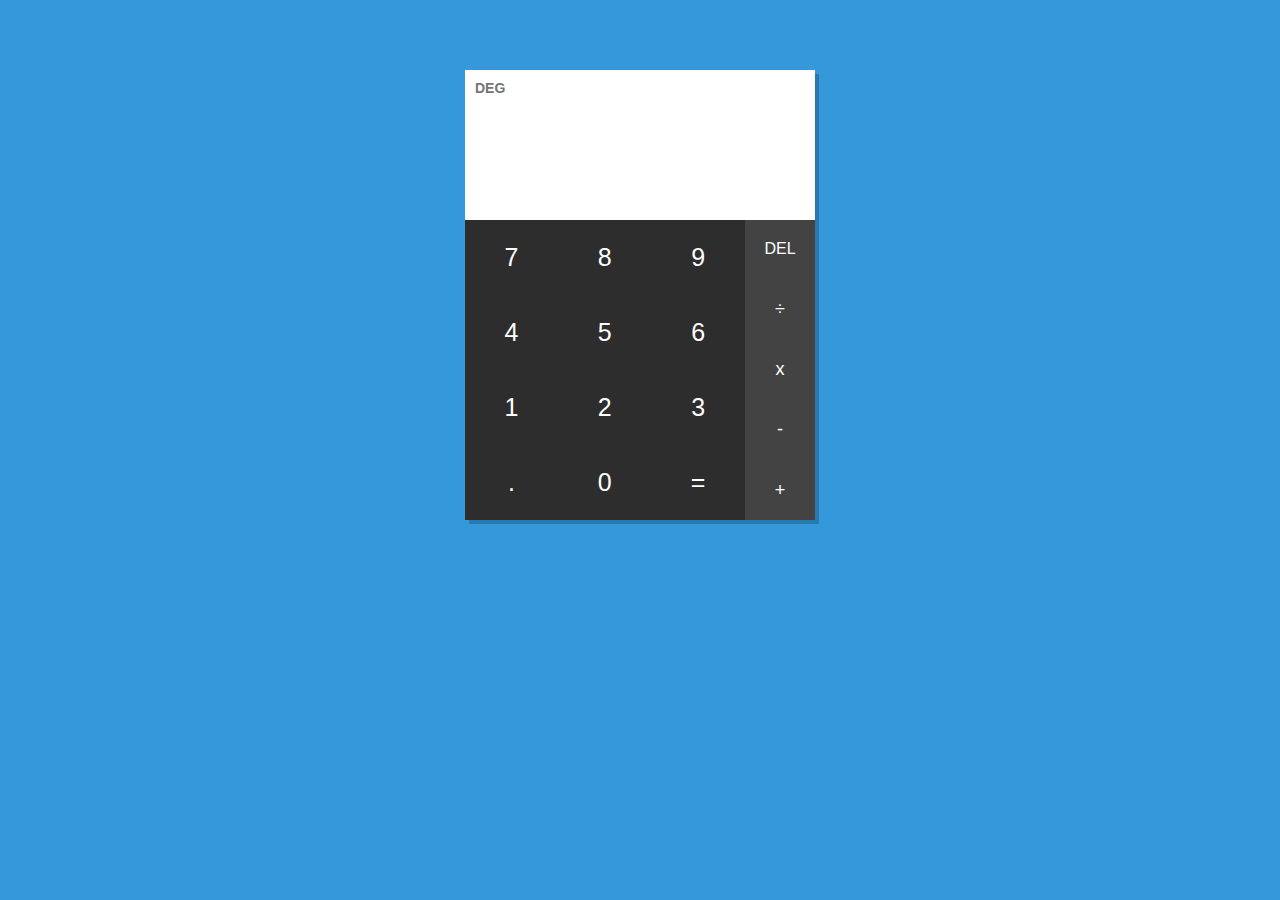
<file: Calculator/index.html>
<!DOCTYPE html>
<html lang="en">
<head>
  <meta charset="UTF-8">
  <meta name="viewport" content="width=device-width, initial-scale=1.0">
  <meta http-equiv="X-UA-Compatible" content="ie=edge">
  <title>JavaScript Calculator</title>
  <link rel="stylesheet" href="style.css">
</head>
<body>

  <main class="calculator">

    <div class="top">

      <span class="unit">deg</span>
      <section class="screen">
        <div class="input"></div>
        <div class="result"></div>
      </section>

    </div>

    <div class="bottom">

      <section class="keys">

        <div class="column">
          <span data-key="7">7</span>
          <span data-key="4">4</span>
          <span data-key="1">1</span>
          <span data-key=".">.</span>
        </div>

        <div class="column">
          <span data-key="8">8</span>
          <span data-key="5">5</span>
          <span data-key="2">2</span>
          <span data-key="0">0</span>
        </div>

        <div class="column">
          <span data-key="9">9</span>
          <span data-key="6">6</span>
          <span data-key="3">3</span>
          <span class="equals-to" data-key="=">=</span>
        </div>
      </section>

      <section class="operators">
        <span class="delete">del</span>
        <span data-key="÷">÷</span>
        <span data-key="x">x</span>
        <span data-key="-">-</span>
        <span data-key="+">+</span>
      </section>

    </div>

  </main>

  <script src="main.js"></script>
</body>
</html>
</file>
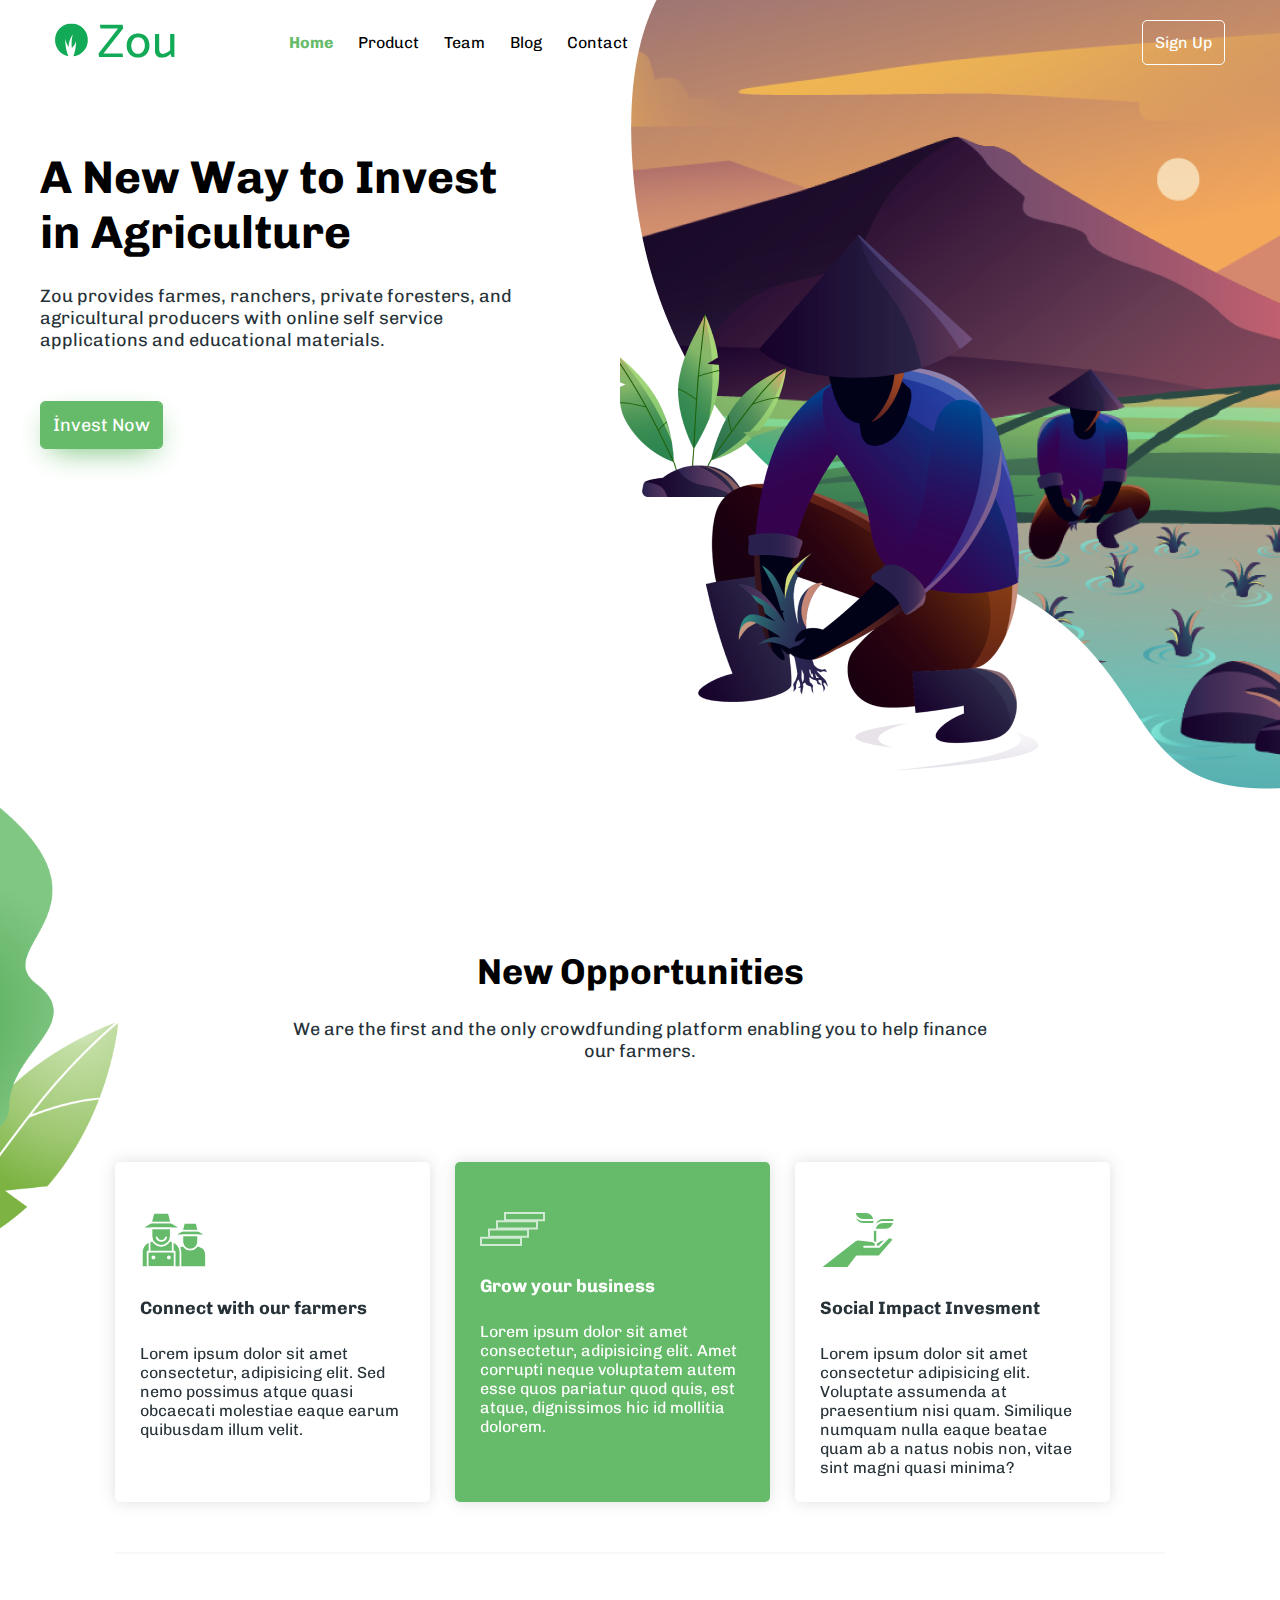
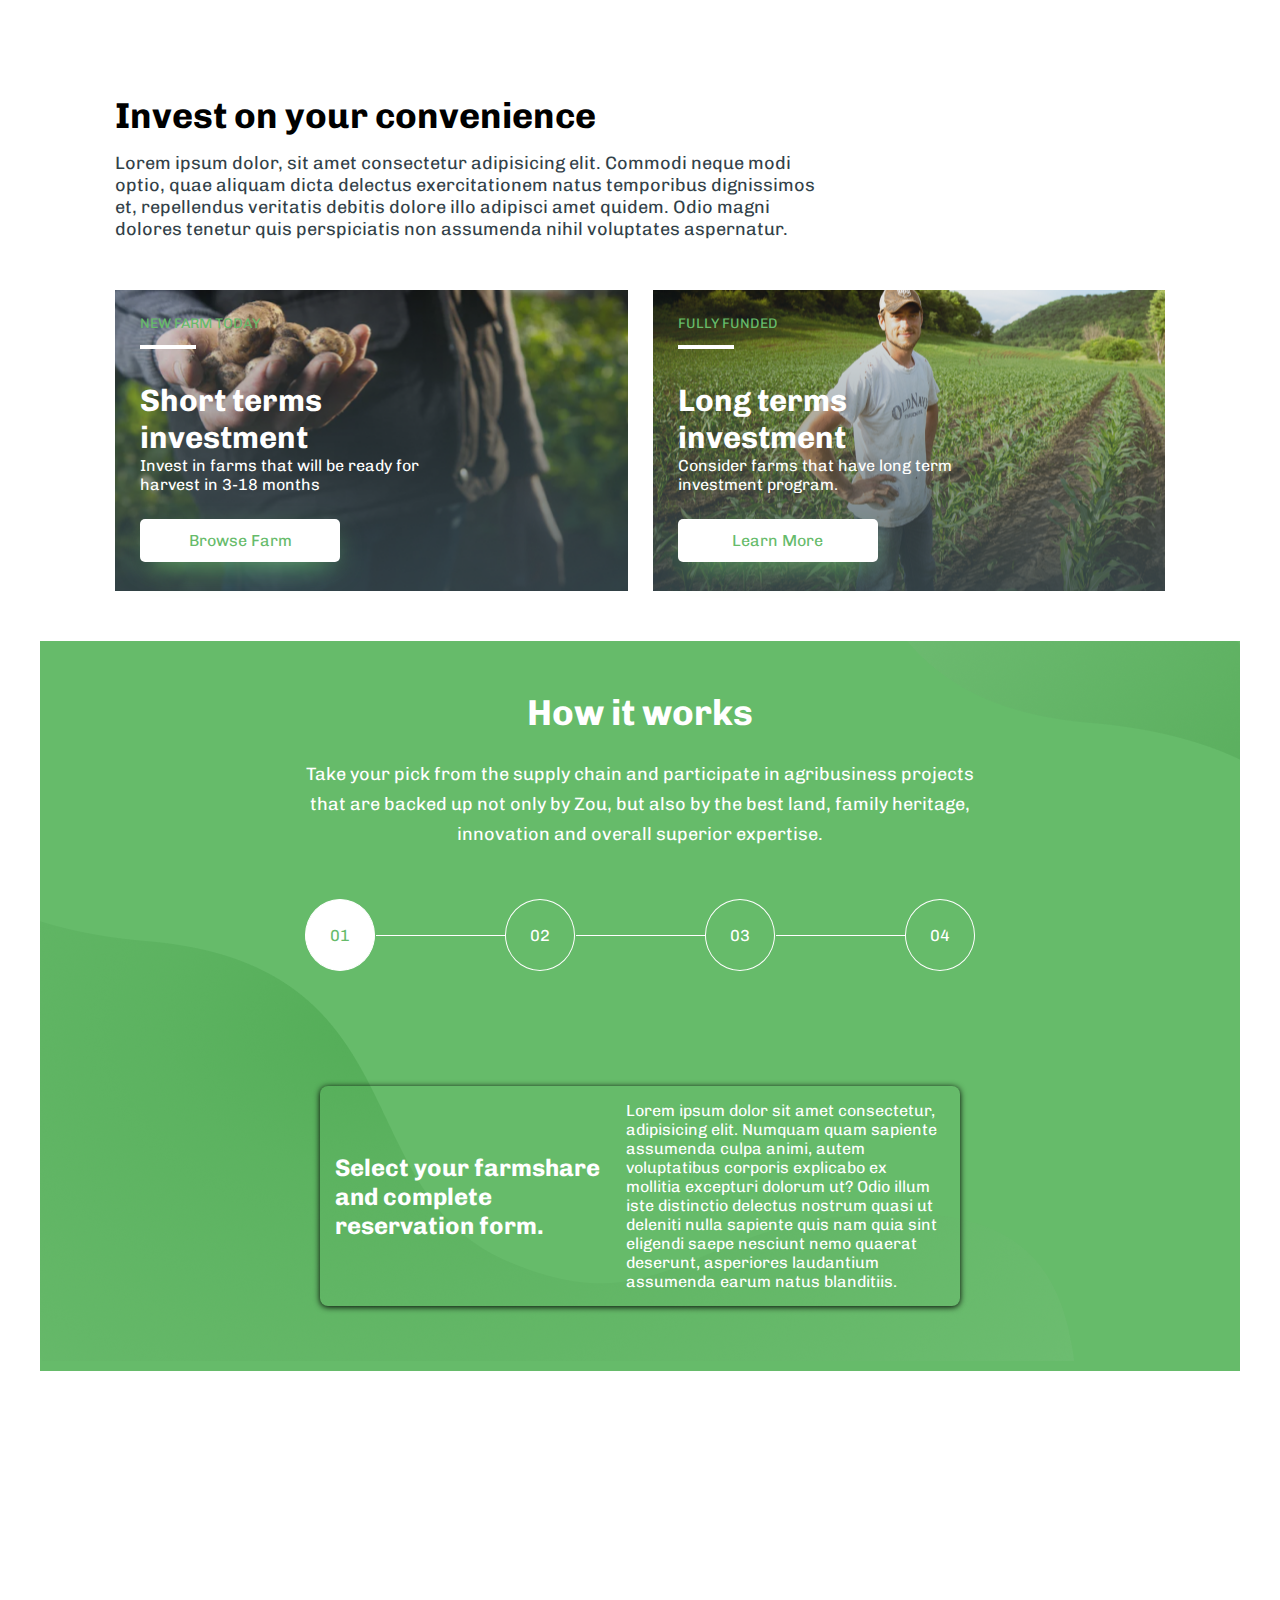
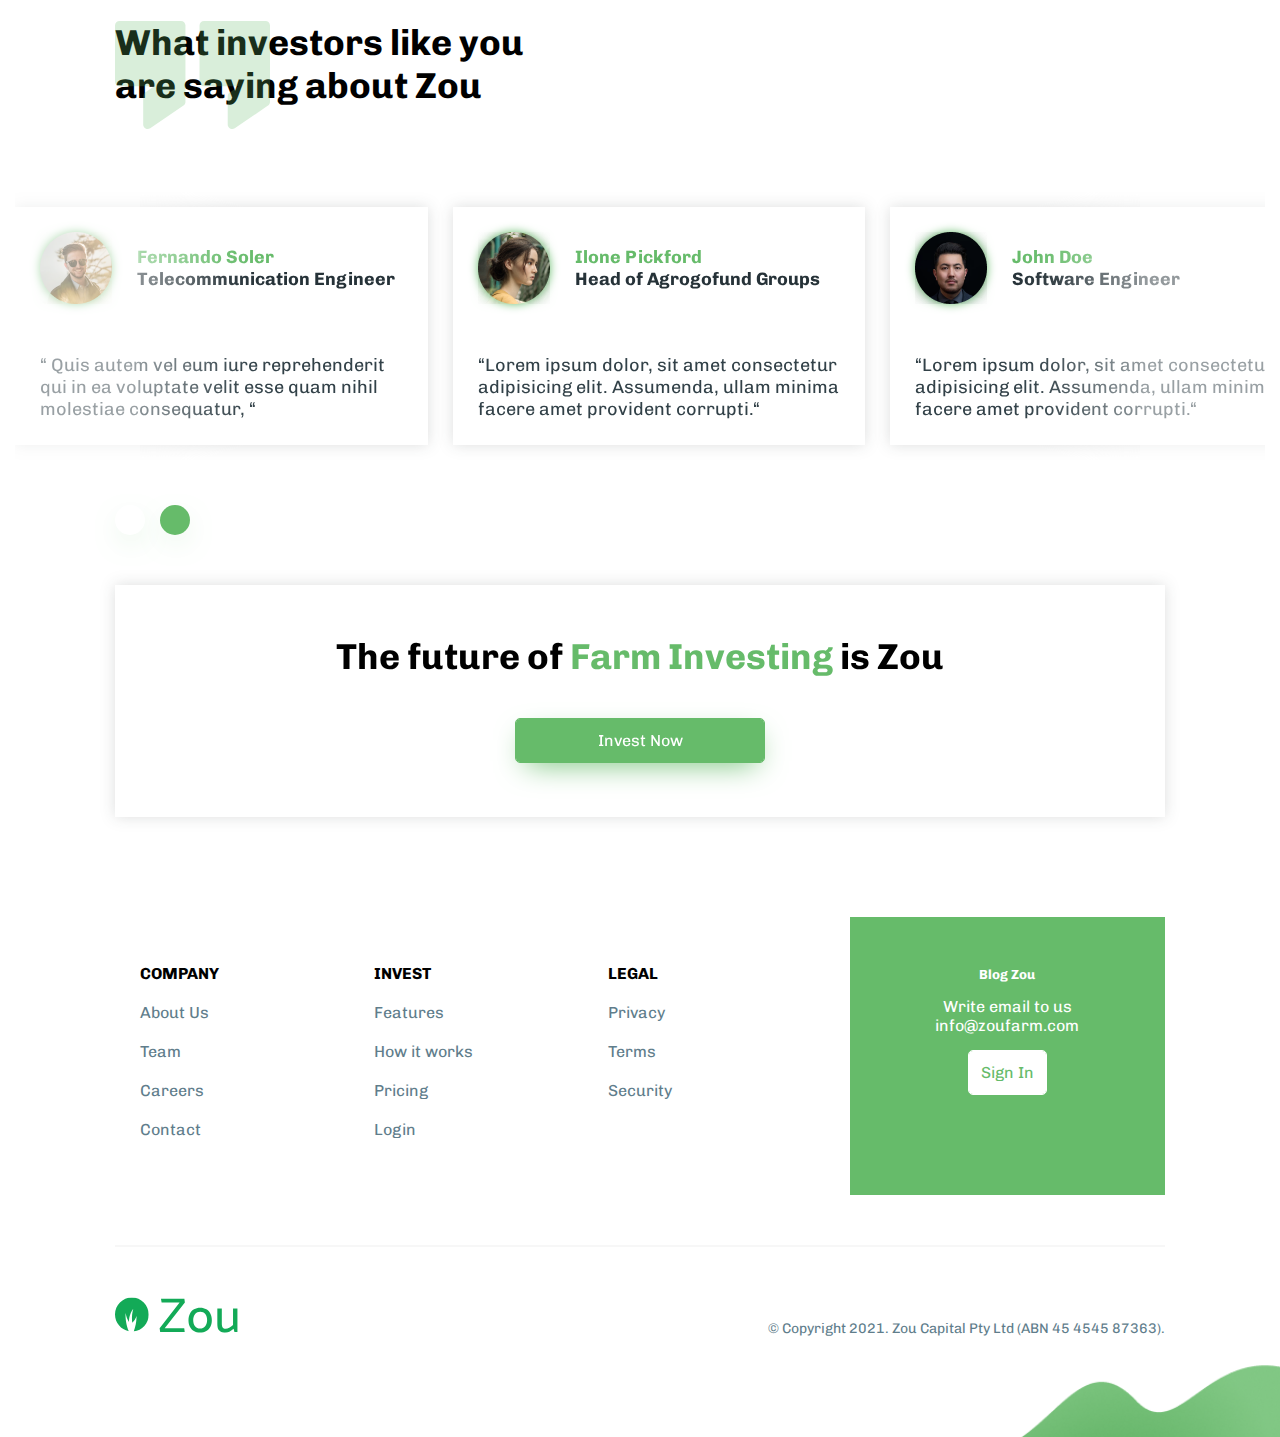
<file: Landing Page/index.html>
<!DOCTYPE html>
<html lang="en">

<head>
    <meta charset="UTF-8">
    <meta name="viewport" content="width=device-width, user-scalable=no, initial-scale=1.0, maximum-scale=1.0, minimum-scale=1.0">
    <title>Zou Farm</title>
    <link rel="icon" type="image/png" href="assets/img/logo.svg">
    <link rel="stylesheet" href="https://cdnjs.cloudflare.com/ajax/libs/font-awesome/5.15.2/css/all.min.css" integrity="sha512-HK5fgLBL+xu6dm/Ii3z4xhlSUyZgTT9tuc/hSrtw6uzJOvgRr2a9jyxxT1ely+B+xFAmJKVSTbpM/CuL7qxO8w==" crossorigin="anonymous" />
    <link rel="stylesheet" href="assets/css/main.css">
</head>

<body>
    <div class="container">
        <header>
            <nav class="header__nav w-120">
                <div class="header__logo">
                    <img src="assets/img/logo.svg" alt="Logo">
                </div>
                <div class="header__nav__content">
                    <div class="nav-close-icon"></div>
                    <ul class="header__menu">
                        <li class="menu__item">
                            <a href="#" class="menu__link active">Home</a>
                        </li>
                        <li class="menu__item">
                            <a href="#" class="menu__link">Product</a>
                        </li>
                        <li class="menu__item">
                            <a href="#" class="menu__link">Team</a>
                        </li>
                        <li class="menu__item">
                            <a href="#" class="menu__link">Blog</a>
                        </li>
                        <li class="menu__item">
                            <a href="#" class="menu__link">Contact</a>
                        </li>
                    </ul>
                    <div class="header__signup">
                        <a href="#" class="btn btn__signup">
                            <i class="fas fa-user-plus"></i> Sign Up
                        </a>
                    </div>
                </div>

                <div class="hamburger-menu-wrap">
                    <div class="hamburger-menu">
                        <div class="line"></div>
                        <div class="line"></div>
                        <div class="line"></div>
                    </div>
                </div>
            </nav>
        </header>

        <section class="hero w-120">
            <div class="hero__content">
                <div class="hero__text">
                    <h1 class="hero__title">A New Way to Invest in Agriculture</h1>
                    <p class="hero__description">
                        Zou provides farmes, ranchers, private foresters, and agricultural producers with online self service applications and educational materials.
                    </p>
                    <a href="#" class="btn btn__hero">İnvest Now</a>
                </div>
                <div class="hero__img">
                    <img src="assets/img/hero.png" alt="">
                </div>
            </div>
        </section>

        <section class="opportunities">
            <div class="opportunities__img">
                <img src="assets/img/leaf.png" alt="">
            </div>
            <div class="opportunities__content w-105">
                <div class="opportunities__head">
                    <h2 class="opportunities__title">New Opportunities</h2>
                    <p class="opportunities__description">We are the first and the only crowdfunding platform enabling you to help finance our farmers.</p>
                </div>
                <div class="opportunities__body">
                    <div class="opportunity">
                        <img src="assets/img/opportunites/opportunity-1.svg" alt="Icon" class="opportunity__icon">
                        <h4 class="opportunity__title">Connect with our farmers</h4>
                        <p class="opportunity__description">Lorem ipsum dolor sit amet consectetur, adipisicing elit. Sed nemo possimus atque quasi obcaecati molestiae eaque earum quibusdam illum velit.
                        </p>
                    </div>

                    <div class="opportunity active">
                        <img src="assets/img/opportunites/opportunity-2.svg" alt="Icon" class="opportunity__icon">
                        <h4 class="opportunity__title">Grow your business</h4>
                        <p class="opportunity__description">
                            Lorem ipsum dolor sit amet consectetur, adipisicing elit. Amet corrupti neque voluptatem autem esse quos pariatur quod quis, est atque, dignissimos hic id mollitia dolorem.
                        </p>
                    </div>
                    <div class="opportunity">
                        <img src="assets/img/opportunites/opportunity-3.svg" alt="Icon" class="opportunity__icon">
                        <h4 class="opportunity__title">Social Impact Invesment
                        </h4>
                        <p class="opportunity__description">
                           Lorem ipsum dolor sit amet consectetur adipisicing elit. Voluptate assumenda at praesentium nisi quam. Similique numquam nulla eaque beatae quam ab a natus nobis non, vitae sint magni quasi minima?
                        </p>
                    </div>
                </div>
            </div>
        </section>

        <section class="invest  w-105">
            <div class="invest__content">
                <div class="invest__head">
                    <h2 class="invest__title">Invest on your convenience</h2>
                    <p class="invest__description">Lorem ipsum dolor, sit amet consectetur adipisicing elit. Commodi neque modi optio, quae aliquam dicta delectus exercitationem natus temporibus dignissimos et, repellendus veritatis debitis dolore illo adipisci amet quidem. Odio magni dolores tenetur quis perspiciatis non assumenda nihil voluptates aspernatur.</p>
                </div>
                <div class="invest__body">
                    <div class="invest__item">
                        <div class="invest__item__head">
                            <h5 class="invest__item__subtitle">NEW FARM TODAY</h5>
                        </div>
                        <div class="invest__item__body">
                            <h4 class="invest__item__title">Short terms investment</h4>
                            <p class="invest__item_description">
                                Invest in farms that will be ready for harvest in 3-18 months
                            </p>
                        </div>
                        <div class="invest__item__footer">
                            <a href="#" class="btn btn__invest">Browse Farm</a>
                        </div>
                    </div>
                    <div class="invest__item">
                        <div class="invest__item__head">
                            <h5 class="invest__item__subtitle">FULLY FUNDED</h5>
                        </div>
                        <div class="invest__item__body">
                            <h4 class="invest__item__title">Long terms investment
                            </h4>
                            <p class="invest__item_description">
                                Consider farms that have long term investment program.
                            </p>
                        </div>
                        <div class="invest__item__footer">
                            <a href="#" class="btn btn__invest">Learn More</a>
                        </div>
                    </div>
                </div>
            </div>
        </section>

        <section class="how-is-works w-120">
            <div class="works__content">
                <div class="works__head">
                    <h2 class="works__title">How it works</h2>
                    <p class="works__description">
                        Take your pick from the supply chain and participate in agribusiness projects that are backed up not only by Zou, but also by the best land, family heritage, innovation and overall superior expertise.
                    </p>
                </div>
                <div class="works__body">
                    <ul class="form_progressbar">
                        <li class="progressbar__step active" data-step="1">01</li>
                        <li class="progressbar__step" data-step="2">02</li>
                        <li class="progressbar__step" data-step="3">03</li>
                        <li class="progressbar__step" data-step="4">04</li>
                    </ul>
                </div>
                <div class="works__footer">
                    <div class="works__step__content first_step">
                        <h3 class="works__step_title"> Select your farmshare and complete reservation form.</h3>
                        <p class="works__step_description">
                            Lorem ipsum dolor sit amet consectetur, adipisicing elit. Numquam quam sapiente assumenda culpa animi, autem voluptatibus corporis explicabo ex mollitia excepturi dolorum ut? Odio illum iste distinctio delectus nostrum quasi ut deleniti nulla sapiente quis nam quia sint eligendi saepe nesciunt nemo quaerat deserunt, asperiores laudantium assumenda earum natus blanditiis.
                        </p>
                    </div>
                    <div class="works__step__content">
                        <h3 class="works__step_title"> Swallowed a planet!.</h3>
                        <p class="works__step_description">
                            Lorem, ipsum dolor sit amet consectetur adipisicing elit. Assumenda mollitia, voluptates obcaecati molestias quod velit!
                        </p>
                    </div>
                    <div class="works__step__content">
                        <h3 class="works__step_title">It's art! A statement</h3>
                        <p class="works__step_description">
                            Father Christmas. Santa Claus. Or as I've always known him: Jeff. Sorry, checking all the water in this area; there's an escaped fish. I hate yogurt. It's just stuff with bits in. Annihilate
                        </p>
                    </div>
                    <div class="works__step__content">
                        <h3 class="works__step_title"> Register</h3>
                        <p class="works__step_description">
                            It's art! A statement on modern society, 'Oh Ain't Modern Society Awful?'! I am the Doctor, and you are the Daleks! Stop talking, brain thinking. Hush. You've swallowed a planet! Sorry, checking all the water in this area; there's an escaped fish.
                        </p>
                    </div>
                </div>
            </div>


        </section>

        <section class="testimonials">
            <div class="testimonials__content">
                <div class="testimonials__head w-105">
                    <img src="assets/img/quote.svg" alt="Quote" class="testimonials__quote">
                    <h2 class="testimonials__title">What investors like you are saying about Zou</h2>
                </div>
                <div class="testimonials__body">
                    <div class="testimonials__list">
                        <div class="testimonial">
                            <div class="testimonial__profile">
                                <div class="testimonial__img">
                                    <img src="assets/img/testimonials/1.png" alt="Testimonial">
                                </div>
                                <div class="testimonial__info">
                                    <h4 class="testimonial__name"> Fernando Soler</h4>
                                    <h4 class="testimonial__title">Telecommunication Engineer</h4>
                                </div>
                            </div>
                            <p class="testimonial__description">
                                “ Quis autem vel eum iure reprehenderit qui in ea voluptate velit esse quam nihil molestiae consequatur, “
                            </p>
                        </div>
                        <div class="testimonial">
                            <div class="testimonial__profile">
                                <div class="testimonial__img">
                                    <img src="assets/img/testimonials/2.png" alt="Testimonial">
                                </div>
                                <div class="testimonial__info">
                                    <h4 class="testimonial__name"> Ilone Pickford</h4>
                                    <h4 class="testimonial__title">Head of Agrogofund Groups</h4>
                                </div>
                            </div>
                            <p class="testimonial__description">
                                “Lorem ipsum dolor, sit amet consectetur adipisicing elit. Assumenda, ullam minima facere amet provident corrupti.“
                            </p>
                        </div>
                        <div class="testimonial">
                            <div class="testimonial__profile">
                                <div class="testimonial__img">
                                    <img src="assets/img/testimonials/3.png" alt="Testimonial">
                                </div>
                                <div class="testimonial__info">
                                    <h4 class="testimonial__name"> John Doe</h4>
                                    <h4 class="testimonial__title">Software Engineer</h4>
                                </div>
                            </div>
                            <p class="testimonial__description">
                                “Lorem ipsum dolor, sit amet consectetur adipisicing elit. Assumenda, ullam minima facere amet provident corrupti.“
                            </p>
                        </div>
                        <div class="testimonial">
                            <div class="testimonial__profile">
                                <div class="testimonial__img">
                                    <img src="assets/img/testimonials/2.png" alt="Testimonial">
                                </div>
                                <div class="testimonial__info">
                                    <h4 class="testimonial__name"> Ilone Pickford</h4>
                                    <h4 class="testimonial__title">Head of Agrogofund Groups</h4>
                                </div>
                            </div>
                            <p class="testimonial__description">
                                “Lorem ipsum dolor, sit amet consectetur adipisicing elit. Assumenda, ullam minima facere amet provident corrupti.“
                            </p>
                        </div>
                        <div class="testimonial">
                            <div class="testimonial__profile">
                                <div class="testimonial__img">
                                    <img src="assets/img/testimonials/1.png" alt="Testimonial">
                                </div>
                                <div class="testimonial__info">
                                    <h4 class="testimonial__name"> Fernando Soler</h4>
                                    <h4 class="testimonial__title">Telecommunication Engineer</h4>
                                </div>
                            </div>
                            <p class="testimonial__description">
                                “Lorem ipsum dolor, sit amet consectetur adipisicing elit. Assumenda, ullam minima facere amet provident corrupti.“
                            </p>
                        </div>
                        <div class="testimonial">
                            <div class="testimonial__profile">
                                <div class="testimonial__img">
                                    <img src="assets/img/testimonials/2.png" alt="Testimonial">
                                </div>
                                <div class="testimonial__info">
                                    <h4 class="testimonial__name"> Ilone Pickford</h4>
                                    <h4 class="testimonial__title">Head of Agrogofund Groups</h4>
                                </div>
                            </div>
                            <p class="testimonial__description">
                                “ Quis autem vel eum iure reprehenderit qui in ea voluptate velit esse quam nihil molestiae consequatur, “
                            </p>
                        </div>
                        <div class="testimonial">
                            <div class="testimonial__profile">
                                <div class="testimonial__img">
                                    <img src="assets/img/testimonials/3.png" alt="Testimonial">
                                </div>
                                <div class="testimonial__info">
                                    <h4 class="testimonial__name"> John Doe</h4>
                                    <h4 class="testimonial__title">Software Engineer</h4>
                                </div>
                            </div>
                            <p class="testimonial__description">
                                “ At vero eos et accusamus et iusto odio dignissimos ducimus qui blanditiis praesentium “
                            </p>
                        </div>
                        <div class="testimonial">
                            <div class="testimonial__profile">
                                <div class="testimonial__img">
                                    <img src="assets/img/testimonials/2.png" alt="Testimonial">
                                </div>
                                <div class="testimonial__info">
                                    <h4 class="testimonial__name"> Ilone Pickford</h4>
                                    <h4 class="testimonial__title">Head of Agrogofund Groups</h4>
                                </div>
                            </div>
                            <p class="testimonial__description">
                                “ Quis autem vel eum iure reprehenderit qui in ea voluptate velit esse quam nihil molestiae consequatur, “
                            </p>
                        </div>
                        <div class="testimonial">
                            <div class="testimonial__profile">
                                <div class="testimonial__img">
                                    <img src="assets/img/testimonials/3.png" alt="Testimonial">
                                </div>
                                <div class="testimonial__info">
                                    <h4 class="testimonial__name"> John Doe</h4>
                                    <h4 class="testimonial__title">Software Engineer</h4>
                                </div>
                            </div>
                            <p class="testimonial__description">
                                “ At vero eos et accusamus et iusto odio dignissimos ducimus qui blanditiis praesentium “
                            </p>
                        </div>
                    </div>
                </div>
                <div class="testimonials__footer  w-105">
                    <div class="testimonials__directions">
                        <button class="btn__testimonials btn__testimonials__prev disable">
                            <i class="fa fa-chevron-left"></i>
                        </button>
                        <button class="btn__testimonials btn__testimonials__next">
                            <i class="fa fa-chevron-right"></i>
                        </button>
                    </div>
                </div>
            </div>
        </section>

        <section class="farm-invest w-105">
            <h2 class="farm-invest__title">The future of <span>Farm Investing</span> is Zou</h2>
            <a href="#" class="btn btn__farm--invest">Invest Now</a>

        </section>

        <footer class="footer">
            <div class="footer__body w-105">
                <nav class="footer__nav">
                    <ul class="footer_nav__menu">
                        <li class="footer_nav__item">
                            <h4 class="footer_nav__menu__title">COMPANY</h4>
                        </li>
                        <li class="footer_nav__item">
                            <a href="#" class="footer_nav__link">About Us</a>
                        </li>
                        <li class="footer_nav__item">
                            <a href="#" class="footer_nav__link">Team</a>
                        </li>
                        <li class="footer_nav__item">
                            <a href="#" class="footer_nav__link">Careers</a>
                        </li>
                        <li class="footer_nav__item">
                            <a href="#" class="footer_nav__link">Contact</a>
                        </li>
                    </ul>
                    <ul class="footer_nav__menu">
                        <li class="footer_nav__item">
                            <h4 class="footer_nav__menu__title">INVEST</h4>
                        </li>
                        <li class="footer_nav__item">
                            <a href="#" class="footer_nav__link">Features</a>
                        </li>
                        <li class="footer_nav__item">
                            <a href="#" class="footer_nav__link">How it works</a>
                        </li>
                        <li class="footer_nav__item">
                            <a href="#" class="footer_nav__link">Pricing</a>
                        </li>
                        <li class="footer_nav__item">
                            <a href="#" class="footer_nav__link">Login</a>
                        </li>
                    </ul>
                    <ul class="footer_nav__menu">
                        <li class="footer_nav__item">
                            <h4 class="footer_nav__menu__title">LEGAL</h4>
                        </li>
                        <li class="footer_nav__item">
                            <a href="#" class="footer_nav__link">Privacy</a>
                        </li>
                        <li class="footer_nav__item">
                            <a href="#" class="footer_nav__link">Terms</a>
                        </li>
                        <li class="footer_nav__item">
                            <a href="#" class="footer_nav__link">Security</a>
                        </li>
                    </ul>
                </nav>
                <div class="footer__contact">
                    <h5 class="footer__contact__title">Blog Zou</h5>
                    <span>Write email to us</span>
                    <a href="mailto:info@zoufarm.com" class="email">info@zoufarm.com</a>
                    <a href="#" class="btn btn__signin">
                        <i class="far fa-user"></i> Sign In
                    </a>
                </div>
            </div>
            <div class="footer__bottom">
                <div class="footer__bottom__content w-105">
                    <div class="footer__logo">
                        <img src="assets/img/logo.svg" alt="Logo">
                    </div>
                    <p class="footer_copyright">
                        © Copyright 2021. Zou Capital Pty Ltd (ABN 45 4545 87363).
                    </p>
                </div>
                <img src="assets/img/mountain.png" alt="Mountain" class="footer_img">
            </div>
        </footer>
    </div>
    <script src="assets/js/main.js" type="module"></script>

</body>

</html>
</file>
<file: Calculator/style.css>
* {
  margin: 0;
  padding: 0;
  box-sizing: border-box;
}

html {
  font-family: "Roboto", "Noto Sans", "Helvetica", sans-serif;
  font-size: 14px;
  background-color: #3498DB;
  height: 100%;
}

.calculator {
  width: 350px;
  height: auto;
  margin: 70px auto 0;
  overflow: hidden;
  box-shadow: 4px 4px rgba(0, 0, 0, 0.2);
}

.calculator span {
  -moz-user-select: none;
  user-select: none;
}

.top {
  position: relative;
  height: 150px;
  background-color: white;
}

.top .unit {
  text-transform: uppercase;
  position: absolute;
  top: 10px;
  left: 10px;
  font-weight: 700;
  color: #757575;
}

.top .screen {
  position: relative;
  width: 100%;
  top: 20%;
  height: 80%;
}

.screen > div  {
  display: flex;
  align-items: center;
  justify-content: flex-end;
  width: 100%;
  padding: 5px;
  text-align: right;
}

.screen .input {
  color: #757575;
  height: 60%;
  font-size: 35px;
}

.screen .result {
  color: #9e9e9e;
  font-size: 20px;
  height: 40%;
}

.bottom {
  background-color: #2D2D2D;
  height: 300px;
  color: #fff;
  cursor: pointer;
}

.bottom section {
  position: relative;
  height: 100%;
  float: left;
  display: flex;
}

.keys {
  width: 80%;
}


.keys .column {
  display: flex;
  flex-grow: 1;
}

.keys .column, .operators {
  flex-direction: column;
  justify-content: center;
  align-items: center;
}

.keys .column span, .operators span {
  position: relative;
  overflow: hidden;
  flex-grow: 1;
  width: 100%;
  line-height: 1;
  padding: 10px;
  display: flex;
  justify-content: center;
  align-items: center;
  transition: background-color 0.5s;
}

.keys .column span {
  font-size: 25px;
}

.keys .column span:hover, .operators span:hover {
  background-color: rgba(0, 0, 0, 0.2);
}

.operators {
  width: 20%;
  font-size: 18px;
  background-color: #434343;
}

.delete {
  font-size: 16px;
  text-transform: uppercase;
}

.credit {
  display: block;
  text-align: center;
  width: 100%;
  position: absolute;
  bottom: 20px;
  margin: 0 auto;
}

.credit a, .error {
  color: #C2185B;
}
</file>
<file: Landing Page/assets/css/main.css>
@import url("https://fonts.googleapis.com/css2?family=Chivo:wght@400;700&display=swap");
*,
*:before,
*:after {
  margin: 0;
  padding: 0;
  box-sizing: border-box;
}

html {
  font-size: 10px;
}

body {
  font-family: 'Chivo', sans-serif;
  font-size: 1.6rem;
  color: #000000;
}

ul {
  list-style: none;
}

a {
  text-decoration: none;
  cursor: pointer;
  color: #000000;
}

input,
textarea,
button,
select,
a {
  -webkit-tap-highlight-color: rgba(0, 0, 0, 0);
}

img {
  width: 100%;
  max-width: 100%;
}

section {
  padding: 5rem 0;
}

.container {
  width: 100%;
  padding: 0 1.5rem;
  max-width: 144rem;
  margin: 0 auto;
}

.w-120 {
  max-width: 120rem;
}

.w-105 {
  max-width: 105rem;
}

.btn {
  border-radius: .5rem;
  padding: 1.2rem;
}

/*Header */
header {
  position: absolute;
  left: 0;
  top: 0;
  width: 100%;
  z-index: 2;
}

.header__nav {
  padding: 2rem 1.5rem;
  margin: auto;
  display: flex;
  align-items: center;
}

.header__logo {
  flex: 2;
}

.header__logo img {
  max-width: 12rem;
}

.header__nav__content {
  flex: 8;
  display: flex;
  align-items: center;
}

.header__nav__content.open {
  transform: translateX(0);
}

.header__menu {
  flex: 4;
  display: flex;
  grid-gap: 2.5rem;
}

.menu__link {
  cursor: pointer;
  transition: .2s all;
}

.menu__link:hover {
  color: #66BB6A;
}

.menu__link.active {
  color: #66BB6A;
  font-weight: bold;
}

.header__signup {
  flex: 4;
  display: flex;
  justify-content: flex-end;
}

.btn__signup {
  border: 1px solid #ffffff;
  font-size: 1.6rem;
  color: #ffffff;
  /*
    Button hover effect resource
    https://codepen.io/alticreation/pen/zBZwOP
    */
  display: inline-block;
  transition: all .3s;
  position: relative;
  overflow: hidden;
  z-index: 1;
}

.btn__signup:after {
  content: '';
  position: absolute;
  bottom: 0;
  left: 0;
  width: 100%;
  height: 100%;
  background-color: transparent;
  z-index: -2;
}

.btn__signup:before {
  content: '';
  position: absolute;
  bottom: 0;
  left: 0;
  width: 0%;
  height: 100%;
  background-color: #66BB6A;
  transition: all .3s;
  z-index: -1;
}

.btn__signup:hover {
  color: #ffffff;
}

.btn__signup:hover:before {
  width: 100%;
}

.hamburger-menu-wrap {
  position: absolute;
  top: 3rem;
  right: 2rem;
  cursor: pointer;
  z-index: 1;
  display: none;
}

.hamburger-menu {
  width: 2rem;
  height: 2rem;
  display: flex;
  grid-row-gap: .2rem;
  flex-wrap: wrap;
  align-items: center;
  position: relative;
}

.hamburger-menu .line {
  background-color: #66BB6A;
  height: .3rem;
  width: 100%;
  transition: all 0.3s;
}

.nav-close-icon {
  position: relative;
  padding: 3rem 2rem;
  height: 2.5rem;
  cursor: pointer;
  display: none;
}

.nav-close-icon:before, .nav-close-icon:after {
  position: absolute;
  content: '';
  width: 4px;
  right: 4rem;
  height: 40%;
  background-color: #ffffff;
}

.nav-close-icon:before {
  transform: rotateZ(45deg) translate(0.5rem, -1rem);
}

.nav-close-icon:after {
  transform: rotateZ(-45deg) translate(1rem, 0.5rem);
}

/*End Header */
/*End Hero */
.hero {
  margin: auto;
  height: 100vh;
}

.hero__content {
  display: flex;
}

.hero__text {
  margin-top: 10rem;
  max-width: 50rem;
}

.hero__title {
  font-size: 4.6rem;
}

.hero__description {
  font-size: 1.8rem;
  margin: 2.5rem 0 5rem;
  color: #263238;
}

.btn__hero {
  border: 1px solid #66BB6A;
  color: #ffffff;
  font-size: 1.8rem;
  box-shadow: 1px 10px 30px -10px #66bb6a;
  /*
    Button hover effect resource
    https://codepen.io/alticreation/pen/zBZwOP
    */
  display: inline-block;
  transition: all .3s;
  position: relative;
  overflow: hidden;
  z-index: 1;
}

.btn__hero:after {
  content: '';
  position: absolute;
  bottom: 0;
  left: 0;
  width: 100%;
  height: 100%;
  background-color: #66BB6A;
  z-index: -2;
}

.btn__hero:before {
  content: '';
  position: absolute;
  bottom: 0;
  left: 0;
  width: 0%;
  height: 100%;
  background-color: #ffffff;
  transition: all .3s;
  z-index: -1;
}

.btn__hero:hover {
  color: #66BB6A;
}

.btn__hero:hover:before {
  width: 100%;
}

.hero__img {
  position: absolute;
  top: 0;
  right: 0;
  z-index: -1;
}

.hero__img img {
  max-height: 100vh;
  width: initial;
}

/*End Hero */
/*Opportunities*/
.opportunities {
  position: relative;
}

.opportunities__img {
  position: absolute;
  left: -1.5rem;
  top: -16rem;
  z-index: -1;
}

.opportunities__img img {
  max-height: 55rem;
  max-width: 16rem;
}

.opportunities__content {
  margin: auto;
  display: flex;
  flex-direction: column;
  padding-bottom: 5rem;
  border-bottom: 2px solid #f7f7f7;
  margin-bottom: 4rem;
}

.opportunities__head {
  text-align: center;
  max-width: 70rem;
  margin: 0 auto 10rem;
}

.opportunities__title {
  font-size: 3.6rem;
  color: #000000;
}

.opportunities__description {
  margin-top: 2.5rem;
  font-size: 1.8rem;
  font-weight: 400;
  color: #263238;
}

.opportunities__body {
  display: flex;
  flex-wrap: wrap;
  grid-gap: 2.5rem;
  align-self: baseline;
}

.opportunity {
  width: 30%;
  background-color: #ffffff;
  border-radius: .5rem;
  filter: drop-shadow(0 0 0.75rem rgba(27, 31, 35, 0.15));
  padding: 5rem 2.5rem 2.5rem;
  transition: all 0.3s ease-out;
}

.opportunity.active {
  background-color: #66BB6A;
}

.opportunity.active .opportunity__title,
.opportunity.active .opportunity__description {
  color: #ffffff;
}

.opportunity:hover {
  transform: translateY(-2rem);
}

.opportunity__icon {
  max-height: 5.6rem;
  width: initial;
}

.opportunity__title {
  font-size: 1.8rem;
  color: #263238;
  margin: 2.5rem 0;
}

.opportunity__description {
  font-size: 1.6rem;
  font-weight: 400;
  color: #263238;
}

/*End Opportunities*/
/* Invest*/
.invest {
  margin: auto;
}

.invest__head {
  max-width: 70rem;
}

.invest__title {
  font-size: 3.6rem;
}

.invest__description {
  margin-top: 1.5rem;
  color: #324148;
  font-size: 1.8rem;
}

.invest__body {
  margin-top: 5rem;
  display: grid;
  grid-template-columns: repeat(auto-fill, minmax(40rem, 1fr));
  grid-gap: 2.5rem;
}

.invest__item {
  padding: 2.5rem;
}

.invest__item:nth-child(1) {
  background: url("../img/investments/invest-1.png") no-repeat center/cover;
}

.invest__item:nth-child(2) {
  background: url("../img/investments/invest-2.png") no-repeat center/cover;
}

.invest__item__subtitle {
  color: #66BB6A;
  font-size: 1.4rem;
  font-weight: 400;
  position: relative;
}

.invest__item__subtitle::after {
  position: absolute;
  content: '';
  top: 3rem;
  left: 0;
  width: 5.6rem;
  height: 4px;
  background-color: #ffffff;
}

.invest__item__body {
  margin: 5rem 0 2.5rem;
}

.invest__item__title {
  color: #ffffff;
  font-size: 3.1rem;
  max-width: 30rem;
}

.invest__item_description {
  font-size: 1.6rem;
  color: #ffffff;
  max-width: 30rem;
}

.btn__invest {
  color: #66BB6A;
  display: inline-block;
  width: 20rem;
  text-align: center;
  box-shadow: 1px 10px 30px -10px #66bb6a;
  /*
    Button hover effect resource
    https://codepen.io/alticreation/pen/zBZwOP
    */
  display: inline-block;
  transition: all .3s;
  position: relative;
  overflow: hidden;
  z-index: 1;
}

.btn__invest:after {
  content: '';
  position: absolute;
  bottom: 0;
  left: 0;
  width: 100%;
  height: 100%;
  background-color: #ffffff;
  z-index: -2;
}

.btn__invest:before {
  content: '';
  position: absolute;
  bottom: 0;
  left: 0;
  width: 0%;
  height: 100%;
  background-color: #66BB6A;
  transition: all .3s;
  z-index: -1;
}

.btn__invest:hover {
  color: #ffffff;
}

.btn__invest:hover:before {
  width: 100%;
}

/*End Invest*/
/*End How Is Works*/
.how-is-works {
  background: url("../img/how-is-works-bg.png") no-repeat;
  background-color: #66BB6A;
  margin: auto;
}

.works__content {
  max-width: 70rem;
  margin: auto;
  color: #ffffff;
  padding: 0 1.5rem;
}

.works__head {
  text-align: center;
}

.works__title {
  font-size: 3.6rem;
}

.works__description {
  margin-top: 2.5rem;
  font-size: 1.8rem;
  font-weight: 400;
  line-height: 3rem;
}

.works__body {
  margin: 5rem 0 10rem;
}

.form_progressbar {
  display: flex;
  grid-column-gap: 13rem;
}

.progressbar__step {
  cursor: pointer;
  border-radius: 50%;
  width: 7.2rem;
  height: 7.2rem;
  border: 1px solid #ffffff;
  display: flex;
  align-items: center;
  justify-content: center;
  position: relative;
}

.progressbar__step.active {
  background-color: #ffffff;
  color: #66BB6A;
}

.progressbar__step.active:not(:first-child)::after {
  height: 5px;
  transform: scaleX(0);
  transform-origin: left;
  animation: progressBarStepAnimate 0.5s linear forwards;
}

.progressbar__step:not(:first-child)::before, .progressbar__step:not(:first-child)::after {
  position: absolute;
  content: '';
  right: 100%;
  width: 13rem;
  height: 1px;
  background-color: #ffffff;
  pointer-events: none;
}

@keyframes progressBarStepAnimate {
  100% {
    transform: scaleX(1);
  }
}

.works__footer {
  display: flex;
  overflow: hidden;
}

.works__step__content {
  flex-shrink: 0;
  width: 100%;
  display: flex;
  grid-gap: 2.5rem;
  transition: .5s all linear;
  padding: 3rem;
  position: relative;
  align-items: center;
}

.works__step__content::before {
  position: absolute;
  content: '';
  left: 1.5rem;
  top: 1.5rem;
  width: calc(100% - 3rem);
  height: calc(100% - 3rem);
  box-shadow: 0 1px 6px black;
  border-radius: .8rem;
}

.works__step_title {
  font-size: 2.4rem;
  flex: 5;
}

.works__step_description {
  flex: 6;
  font-size: 1.6rem;
  font-weight: 400;
}

/*End How Is Works*/
/*Testimonials*/
.testimonials {
  margin-top: 20rem;
}

.testimonials__head {
  position: relative;
  margin: auto;
}

.testimonials__quote {
  position: absolute;
  top: 0;
  left: 0;
  max-height: 11rem;
  width: auto;
}

.testimonials__title {
  font-size: 3.6rem;
  max-width: 45rem;
}

.testimonials__body {
  margin: 8rem auto 4rem;
  width: 100%;
  overflow: hidden;
  padding: 2rem 0;
  position: relative;
}

.testimonials__body::before, .testimonials__body::after {
  position: absolute;
  content: '';
  top: 0;
  width: 10%;
  background-color: #ffffff;
  opacity: .5;
  height: 100%;
  z-index: 1;
}

.testimonials__body::before {
  left: 0;
  filter: drop-shadow(5rem 0 4rem #ffffff);
}

.testimonials__body::after {
  right: 0;
  filter: drop-shadow(-5rem 0 4rem #ffffff);
}

.testimonials__list {
  display: flex;
  grid-gap: 2.5rem;
  position: relative;
}

.testimonial {
  flex-shrink: 0;
  width: 33%;
  padding: 2.5rem;
  background-color: #ffffff;
  filter: drop-shadow(0 0 0.75rem rgba(27, 31, 35, 0.15));
  transition: transform .3s ease;
}

.testimonial:hover {
  transform: scale(1.1);
  z-index: 1;
}

.testimonial__profile {
  display: flex;
  grid-gap: 2.5rem;
  align-items: center;
  font-size: 1.8rem;
}

.testimonial__img {
  filter: drop-shadow(0 0 0.5rem #66BB6A);
  width: 7.2rem;
  height: 7.2rem;
}

.testimonial__img img {
  width: initial;
  max-width: initial;
}

.testimonial__name {
  color: #66BB6A;
}

.testimonial__title {
  color: #263238;
}

.testimonial__description {
  margin-top: 5rem;
  font-size: 1.8rem;
  color: #324148;
}

.testimonials__footer {
  margin: auto;
}

.testimonials__directions {
  display: flex;
  grid-gap: 1.5rem;
}

.btn__testimonials {
  border-radius: 50%;
  cursor: pointer;
  padding: 1.5rem;
  outline: none;
  border: none;
  background-color: #66BB6A;
  color: #ffffff;
  box-shadow: 1px 10px 30px -10px #66bb6a;
}

.btn__testimonials.disable {
  background-color: #ffffff;
  color: #263238;
}

/*End Testimonials*/
/*Farm Invest */
.farm-invest {
  margin: auto;
  padding: 5rem 2.5rem;
  text-align: center;
  background-color: #ffffff;
  filter: drop-shadow(0 0 0.75rem rgba(27, 31, 35, 0.15));
  margin-bottom: 10rem;
}

.farm-invest__title {
  font-size: 3.6rem;
}

.farm-invest__title span {
  color: #66BB6A;
}

.btn__farm--invest {
  border: 1px solid #66BB6A;
  color: #ffffff;
  display: inline-block;
  min-width: 25rem;
  margin-top: 4rem;
  box-shadow: 1px 10px 30px -10px #66bb6a;
  /*
    Button hover effect resource
    https://codepen.io/alticreation/pen/zBZwOP
    */
  display: inline-block;
  transition: all .3s;
  position: relative;
  overflow: hidden;
  z-index: 1;
}

.btn__farm--invest:after {
  content: '';
  position: absolute;
  bottom: 0;
  left: 0;
  width: 100%;
  height: 100%;
  background-color: #66BB6A;
  z-index: -2;
}

.btn__farm--invest:before {
  content: '';
  position: absolute;
  bottom: 0;
  left: 0;
  width: 0%;
  height: 100%;
  background-color: #ffffff;
  transition: all .3s;
  z-index: -1;
}

.btn__farm--invest:hover {
  color: #66BB6A;
}

.btn__farm--invest:hover:before {
  width: 100%;
}

/*End Farm Invest*/
/*Footer*/
.footer {
  position: relative;
}

.footer__body {
  margin: auto;
  display: flex;
  flex-wrap: wrap;
  grid-gap: 2.5rem;
  align-items: baseline;
  padding-bottom: 5rem;
  border-bottom: 2px solid #f7f7f7;
}

.footer__nav {
  display: flex;
  flex-wrap: wrap;
  flex: 9 2 auto;
  grid-row-gap: 2.5rem;
}

.footer_nav__menu {
  flex-basis: 33%;
}

.footer_nav__item {
  padding: 1rem 2.5rem;
}

.footer_nav__menu__title {
  font-size: 1.6rem;
  text-transform: uppercase;
}

.footer_nav__link {
  font-size: 1.6rem;
  color: #607D8B;
  transition: .2s all;
}

.footer_nav__link:hover {
  color: #66BB6A;
}

.footer__contact {
  flex: 1 0 28rem;
  background-color: #66BB6A;
  padding: 5rem 5rem 10rem;
  color: #ffffff;
  display: flex;
  align-items: center;
  flex-direction: column;
}

.footer__contact > * {
  max-width: 16rem;
}

.footer__contact__title {
  margin-bottom: 1.5rem;
}

.email {
  color: #ffffff;
}

.btn__signin {
  margin-top: 1.5rem;
  border: 1px solid #ffffff;
  color: #66BB6A;
  /*
    Button hover effect resource
    https://codepen.io/alticreation/pen/zBZwOP
    */
  display: inline-block;
  transition: all .3s;
  position: relative;
  overflow: hidden;
  z-index: 1;
}

.btn__signin:after {
  content: '';
  position: absolute;
  bottom: 0;
  left: 0;
  width: 100%;
  height: 100%;
  background-color: #ffffff;
  z-index: -2;
}

.btn__signin:before {
  content: '';
  position: absolute;
  bottom: 0;
  left: 0;
  width: 0%;
  height: 100%;
  background-color: #66BB6A;
  transition: all .3s;
  z-index: -1;
}

.btn__signin:hover {
  color: #ffffff;
}

.btn__signin:hover:before {
  width: 100%;
}

.footer__bottom__content {
  margin-top: 5rem;
  display: flex;
  align-items: baseline;
  justify-content: space-between;
  margin: 5rem auto 0;
  padding-bottom: 10rem;
}

.footer_copyright {
  color: #607D8B;
  font-size: 1.4rem;
  text-align: center;
}

.footer_img {
  position: absolute;
  bottom: 0;
  right: -1.5rem;
  max-width: 50rem;
}

/*End Footer*/
@media screen and (max-width: 950px) {
  /*Header */
  .hamburger-menu-wrap,
  .nav-close-icon {
    display: block;
  }
  .header__nav__content {
    flex: initial;
    align-items: initial;
    position: fixed;
    top: 0;
    right: 0;
    width: 30rem;
    height: 100vh;
    background-color: #66BB6A;
    z-index: 2;
    flex-direction: column;
    transform: translateX(40rem);
    transition: transform 0.3s ease-in-out;
    grid-gap: 2.5rem;
  }
  .header__menu {
    flex-direction: column;
    flex: initial;
    align-items: center;
  }
  .menu__link {
    color: #ffffff;
  }
  .menu__link:hover, .menu__link.active {
    color: #ffffff;
  }
  .header__signup {
    flex: initial;
    justify-content: center;
  }
  /*End Header */
  /*Hero */
  .hero__content {
    justify-content: center;
    text-align: center;
  }
  .hero__img {
    display: none;
  }
  /*End Hero */
  /*Testimonials*/
  .testimonial {
    width: 50%;
  }
  /*End Testimonials*/
}

@media screen and (max-width: 768px) {
  /* Opportunities*/
  .opportunity {
    width: 100%;
  }
  /*End Opportunities*/
  /*How Is Works*/
  .form_progressbar {
    grid-column-gap: 7rem;
    justify-content: center;
  }
  .progressbar__step {
    width: 4.8rem;
    height: 4.8rem;
  }
  .progressbar__step:not(:first-child)::before, .progressbar__step:not(:first-child)::after {
    width: 7rem;
  }
  .works__step__content {
    flex-direction: column;
  }
  .works__step_title {
    font-size: 2rem;
    text-align: center;
  }
  /*End How Is Works*/
  /*Testimonials*/
  .testimonials__body::before, .testimonials__body::after {
    background-color: transparent;
  }
  .testimonials__list {
    padding-left: 1.5rem;
  }
  .testimonial {
    width: calc(100% - 3rem);
    word-wrap: break-word;
  }
  .testimonial:hover {
    transform: initial;
  }
  /*End Testimonials*/
  /*Footer*/
  .footer_nav__menu {
    text-align: center;
  }
  .footer__bottom__content {
    flex-direction: column;
    grid-row-gap: 4.5rem;
    align-items: center;
  }
  /*end Footer*/
}

@media screen and (max-width: 500px) {
  /*Global*/
  .opportunities__title,
  .invest__title,
  .works__title,
  .testimonials__title,
  .farm-invest__title {
    font-size: 3rem;
  }
  .invest__description,
  .works__description {
    font-size: 1.6rem;
  }
  /*End Global*/
  /*Hero*/
  .hero__title {
    font-size: 3.2rem;
  }
  /*End Hero*/
  /*Opportunities*/
  .opportunities__img {
    top: -8rem;
  }
  .opportunities__img img {
    max-height: 40rem;
    max-width: 10rem;
  }
  .opportunity__icon {
    width: inherit;
  }
  /*End Opportunities*/
  /*Invest Section*/
  .invest__body {
    grid-template-columns: repeat(auto-fill, minmax(32rem, 1fr));
  }
  .invest__item__title {
    font-size: 2.4rem;
  }
  /*End Invest Section*/
  /*How Is Works*/
  .form_progressbar {
    grid-column-gap: 4rem;
    justify-content: center;
  }
  .progressbar__step {
    width: 4.8rem;
    height: 4.8rem;
  }
  .progressbar__step:not(:first-child)::before, .progressbar__step:not(:first-child)::after {
    width: 4rem;
  }
  .works__step_title {
    font-size: 1.8rem;
  }
  /*End How Is Works*/
  /*Testimonials*/
  .testimonials {
    margin-top: 10rem;
  }
  /*End Testimonials*/
  /*Footer*/
  .footer_nav__menu {
    text-align: left;
  }
  .footer__contact {
    width: 100%;
  }
  /*End Footer*/
}

@media screen and (max-width: 360px) {
  /*Invest Section*/
  .invest__body {
    grid-template-columns: repeat(auto-fill, minmax(30rem, 1fr));
  }
  /*End Invest Section*/
  /*How Is Works*/
  .progressbar__step {
    width: 4rem;
    height: 4rem;
  }
  /*End How Is Works*/
  /*Testimonials */
  .testimonial__profile {
    flex-direction: column;
    text-align: center;
  }
  /*End Testimonials*/
  /*Farm Invest*/
  .btn__farm--invest {
    width: 80%;
    min-width: initial;
  }
  /*End Farm Invest*/
}
/*# sourceMappingURL=main.css.map */
</file>
